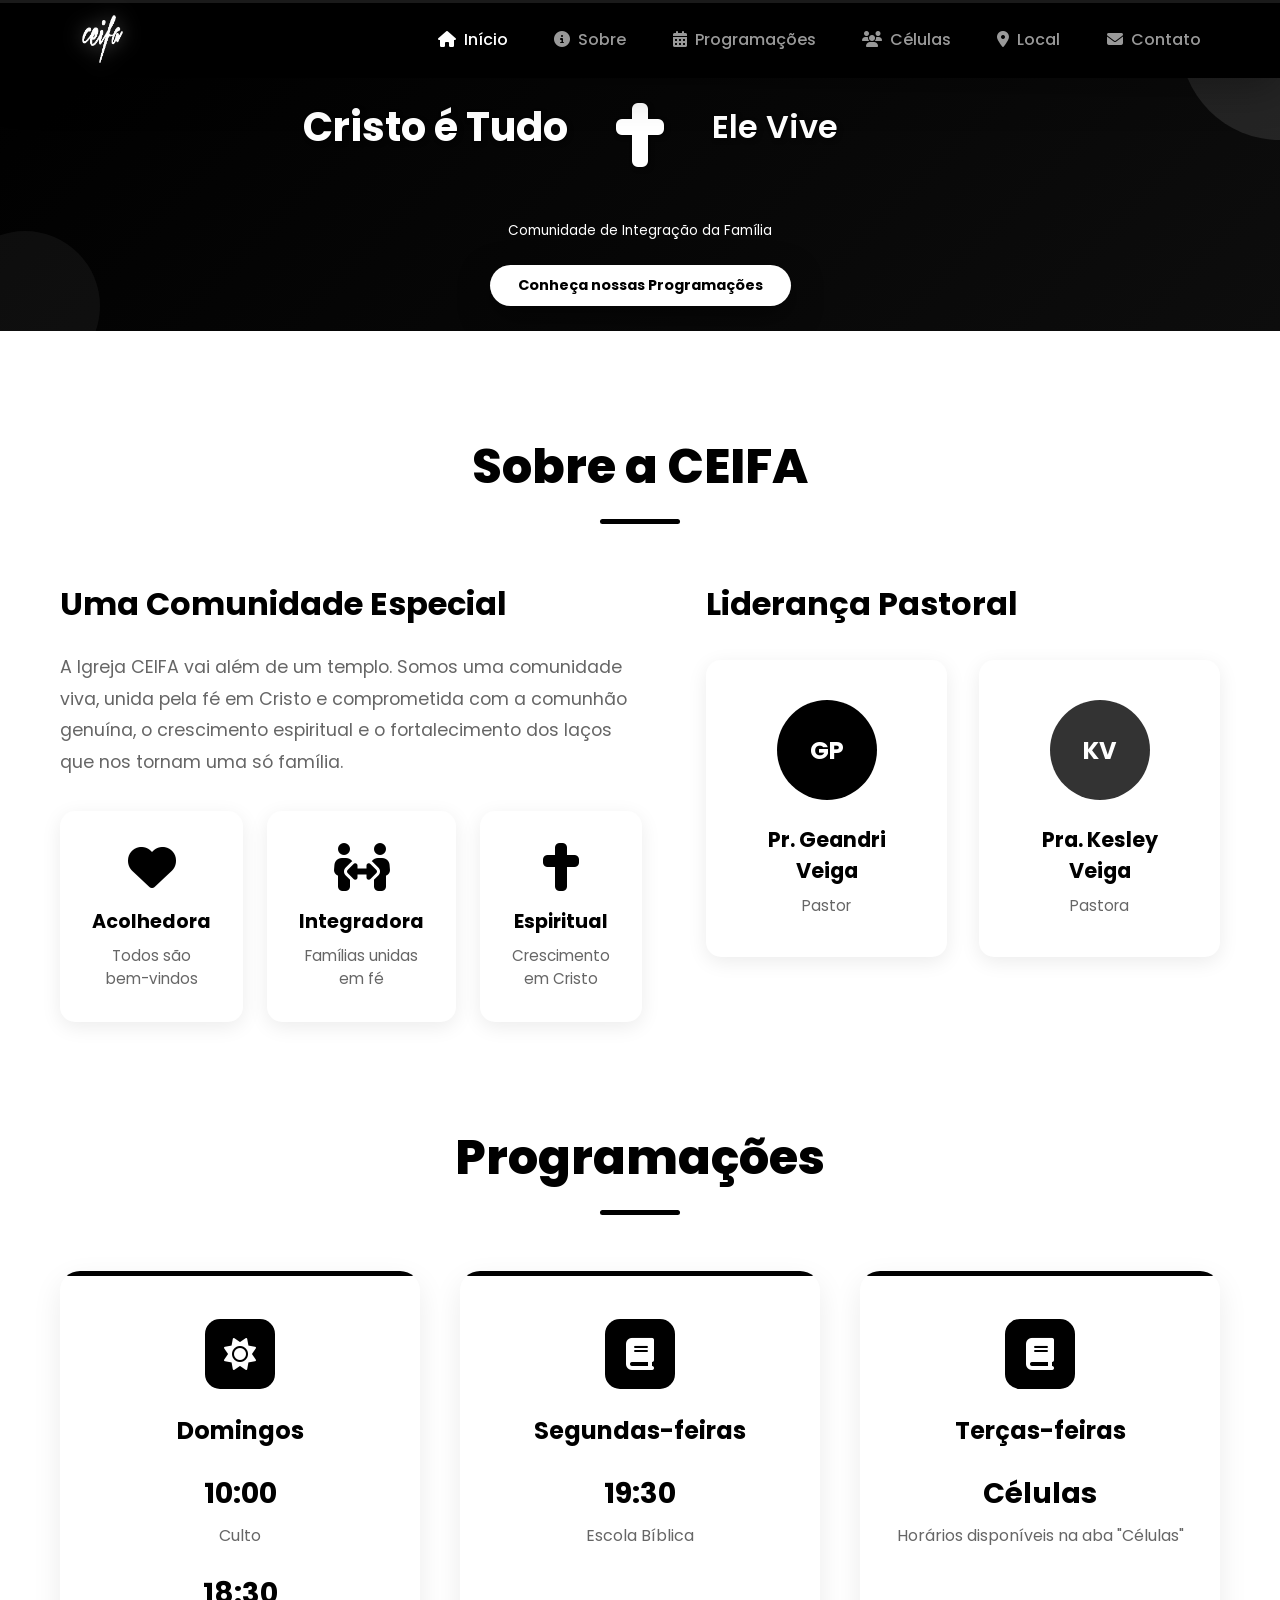
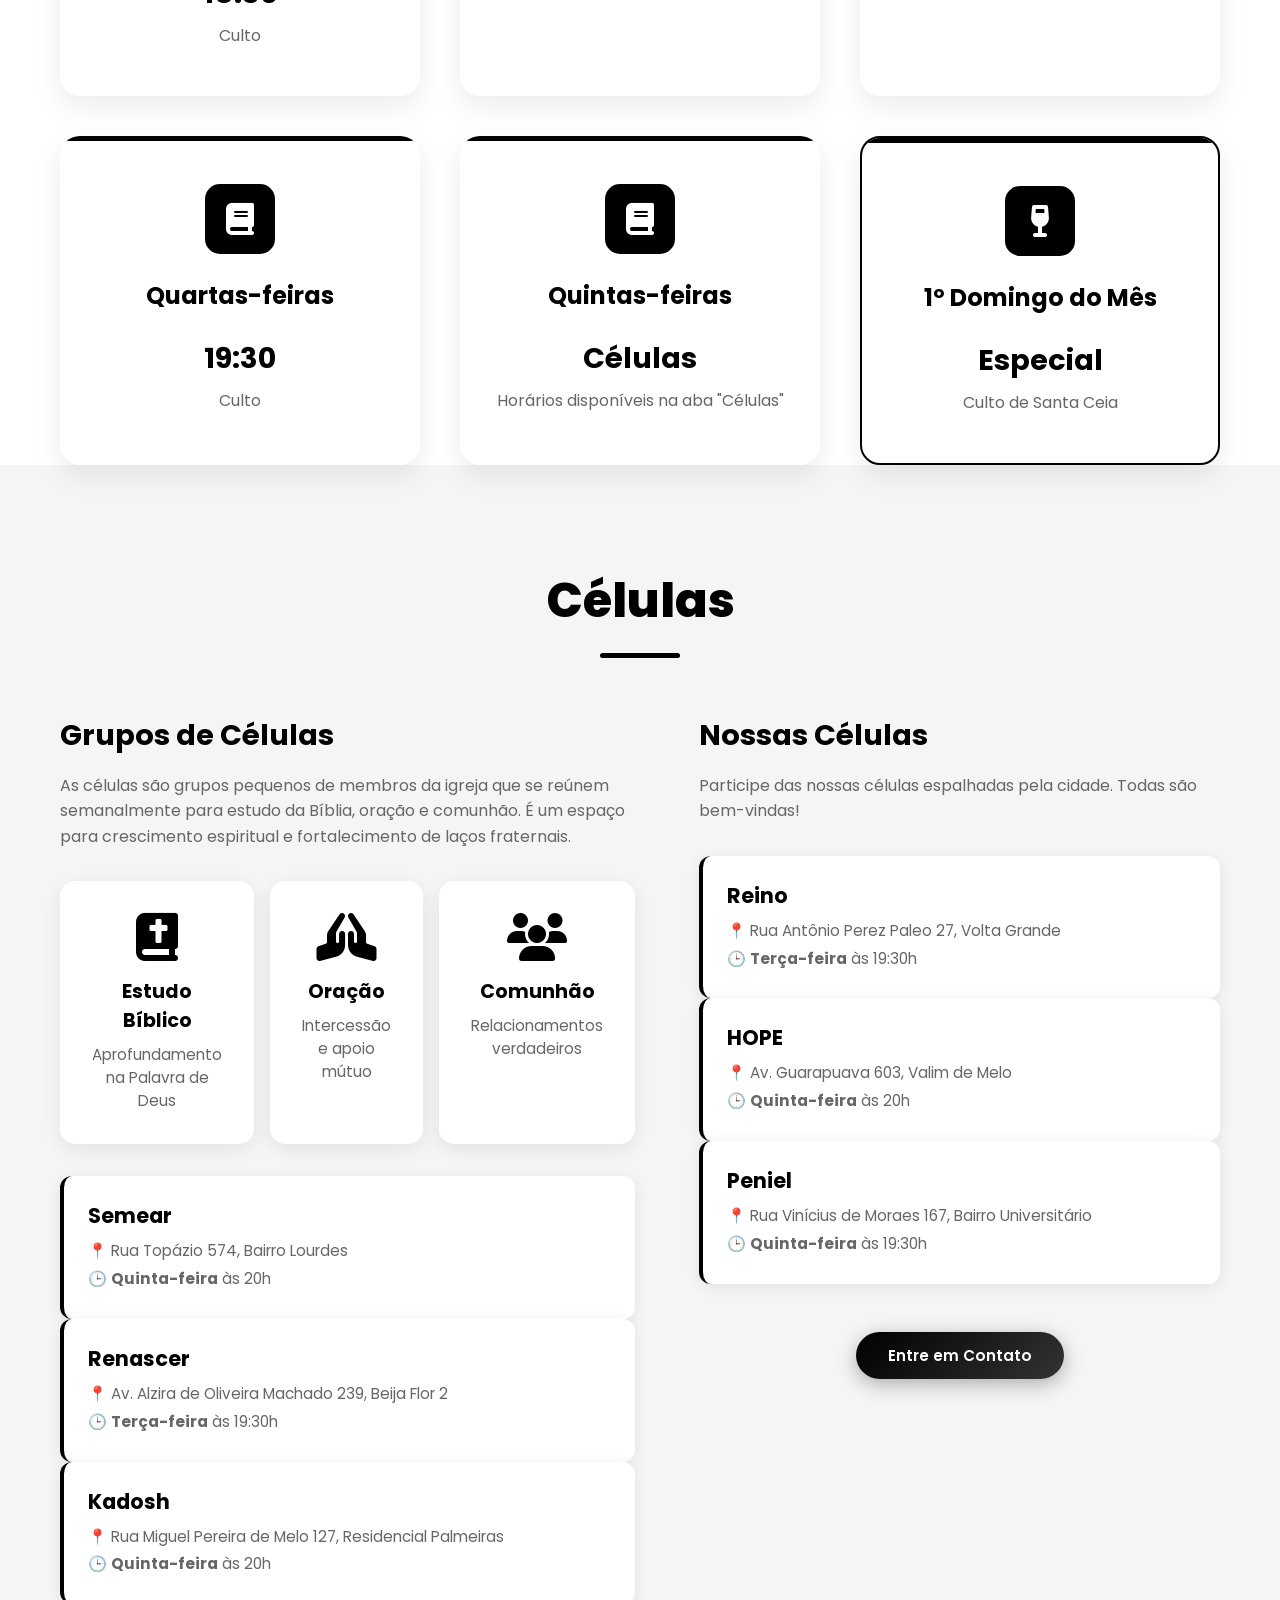
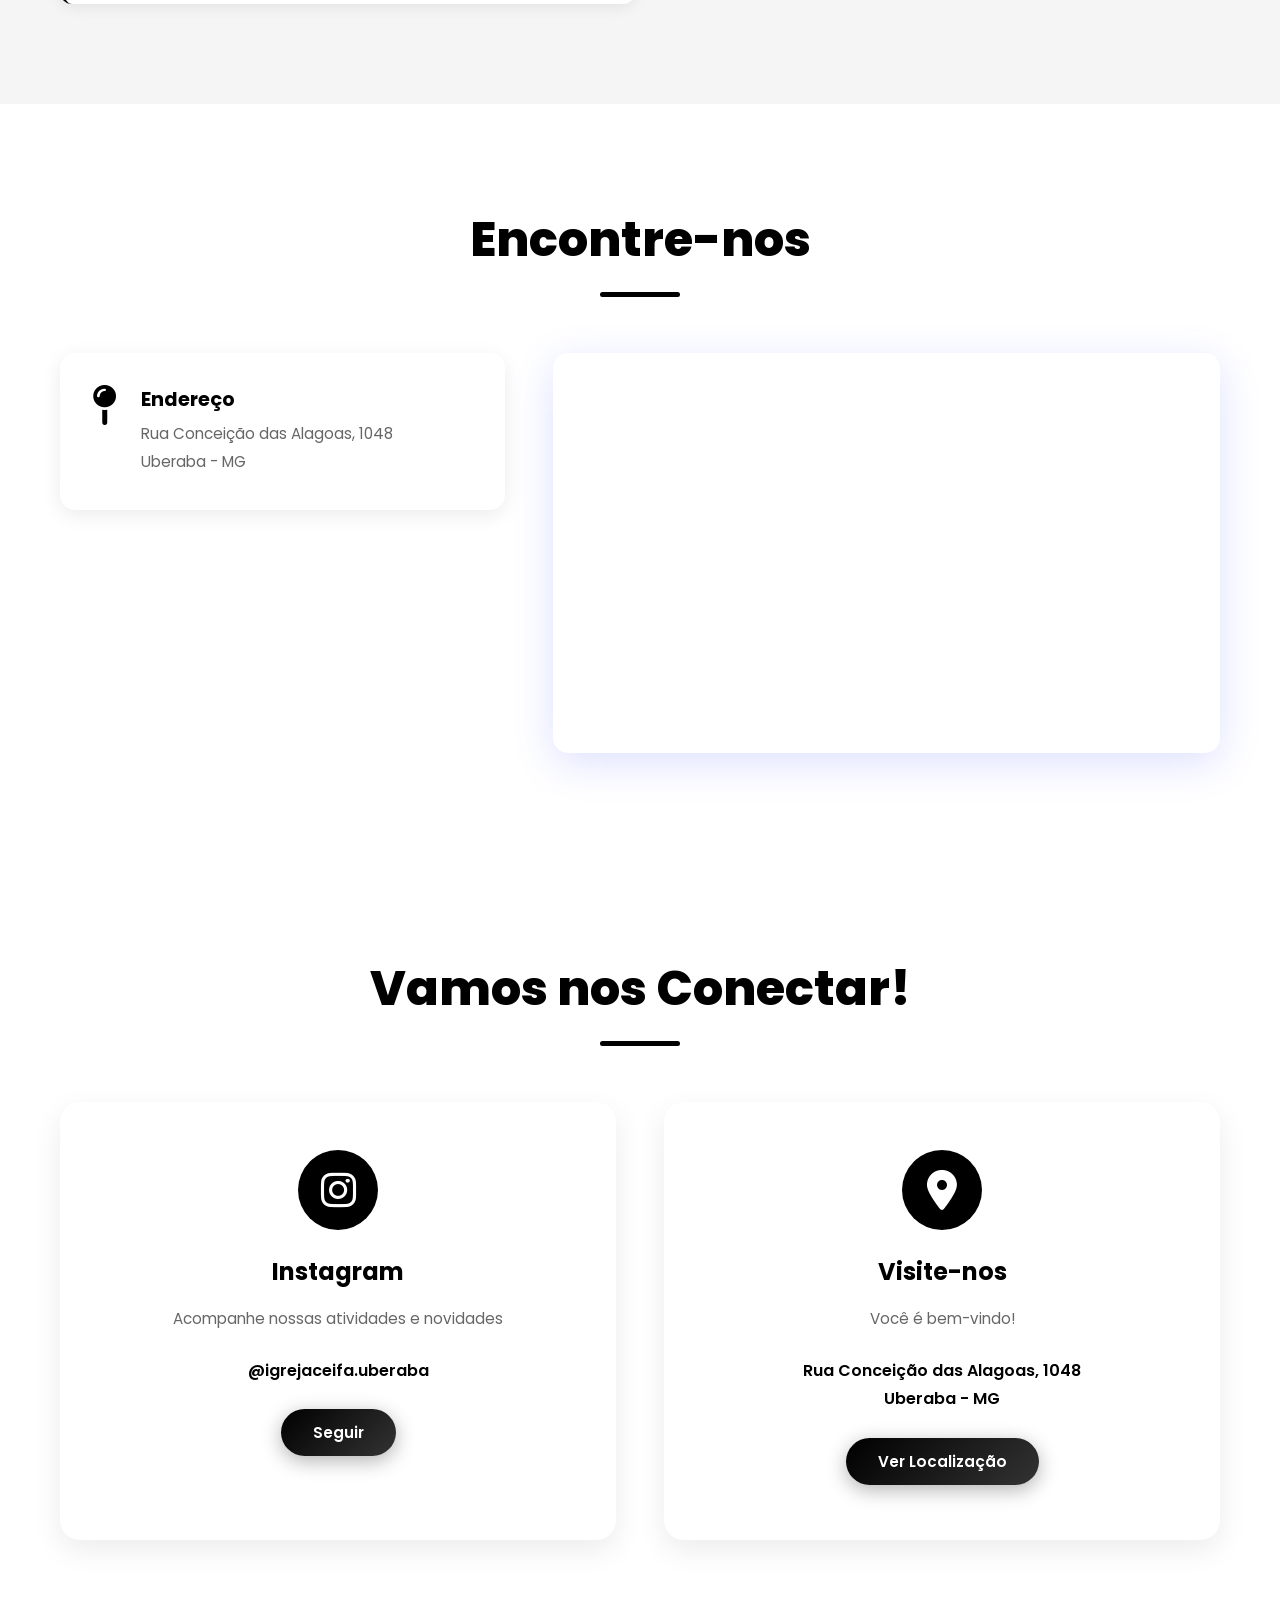
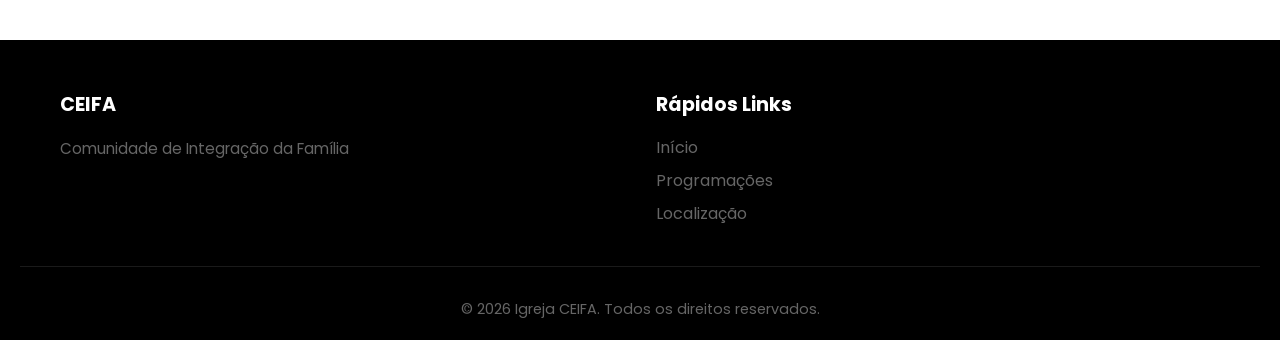
<file: index.html>
<!DOCTYPE html>
<html lang="pt-BR">
<head>
    <meta charset="UTF-8">
    <meta name="viewport" content="width=device-width, initial-scale=1.0">
    <title>CEIFA - Igreja Comunidade de Integração da Família</title>
    <link rel="stylesheet" href="styles.css">
    <link rel="stylesheet" href="https://cdnjs.cloudflare.com/ajax/libs/font-awesome/6.4.0/css/all.min.css">
</head>
<body>
    <!-- Navbar -->
    <nav class="navbar">
        <div class="container">
            <div class="logo">
                <img src="logoCeifa_navbar.png" alt="CEIFA" class="logo-img">
            </div>
            <ul class="nav-links">
                <li><a href="#home"><i class="fas fa-home"></i> Início</a></li>
                <li><a href="#sobre"><i class="fas fa-info-circle"></i> Sobre</a></li>
                <li><a href="#programacoes"><i class="fas fa-calendar-alt"></i> Programações</a></li>
                <li><a href="#celulas"><i class="fas fa-users"></i> Células</a></li>
                <li><a href="#local"><i class="fas fa-map-marker-alt"></i> Local</a></li>
                <li><a href="#contato"><i class="fas fa-envelope"></i> Contato</a></li>
            </ul>
            <div class="hamburger">
                <span></span>
                <span></span>
                <span></span>
            </div>
        </div>
    </nav>
    
    <!-- Scroll Progress Bar -->
    <div class="scroll-progress">
        <div class="scroll-progress-bar"></div>
    </div>

    <!-- Hero Section -->
    <section id="home" class="hero">
        <div class="hero-content">
            <div class="hero-christ">
                <h1>Cristo é Tudo</h1>
            </div>
            <div class="hero-cross-center">
                <i class="fas fa-cross"></i>
            </div>
            <div class="hero-lives">
                <h2>Ele Vive</h2>
            </div>
            <div class="hero-bottom">
                <p>Comunidade de Integração da Família</p>
                <a href="#programacoes" class="btn-hero">Conheça nossas Programações</a>
            </div>
        </div>
    </section>

    <!-- Sobre -->
    <section id="sobre" class="about">
        <div class="container">
            <div class="section-header">
                <h2>Sobre a CEIFA</h2>
                <div class="underline"></div>
            </div>
            
            <div class="about-content">
                <div class="about-text">
                    <h3>Uma Comunidade Especial</h3>
                    <p>A Igreja CEIFA vai além de um templo. Somos uma comunidade viva, unida pela fé em Cristo e comprometida com a comunhão genuína, o crescimento espiritual e o fortalecimento dos laços que nos tornam uma só família.</p>
                    <div class="about-features">
                        <div class="feature">
                            <i class="fas fa-heart"></i>
                            <h4>Acolhedora</h4>
                            <p>Todos são bem-vindos</p>
                        </div>
                        <div class="feature">
                            <i class="fas fa-people-arrows"></i>
                            <h4>Integradora</h4>
                            <p>Famílias unidas em fé</p>
                        </div>
                        <div class="feature">
                            <i class="fas fa-cross"></i>
                            <h4>Espiritual</h4>
                            <p>Crescimento em Cristo</p>
                        </div>
                    </div>
                </div>
                
                <div class="pastores-section">
                    <h3>Liderança Pastoral</h3>
                    <div class="pastores">
                        <div class="pastor-card">
                            <div class="pastor-avatar pastor-1">GP</div>
                            <h4>Pr. Geandri Veiga</h4>
                            <p>Pastor</p>
                        </div>
                        <div class="pastor-card">
                            <div class="pastor-avatar pastor-2">KV</div>
                            <h4>Pra. Kesley Veiga</h4>
                            <p>Pastora</p>
                        </div>
                    </div>
                </div>
            </div>
        </div>
    </section>

    <!-- Programações -->
    <section id="programacoes" class="programacoes">
        <div class="container">
            <div class="section-header">
                <h2>Programações</h2>
                <div class="underline"></div> 
            </div>
            <div class="cultos-grid">
                <div class="culto-card">
                    <div class="culto-icon">
                        <i class="fas fa-sun"></i>
                    </div>
                    <h3>Domingos</h3>
                    <div class="culto-times">
                        <div class="time">
                            <span class="hour">10:00</span>
                            <p>Culto</p>
                        </div>
                        <div class="time">
                            <span class="hour">18:30</span>
                            <p>Culto</p>
                        </div>
                    </div>
                </div>
                <div class="culto-card">
                    <div class="culto-icon">
                        <i class="fas fa-book"></i>
                    </div>
                    <h3>Segundas-feiras</h3>
                    <div class="culto-times">
                        <div class="time">
                            <span class="hour">19:30</span>
                            <p>Escola Bíblica</p>
                        </div>
                    </div>
                </div>
                <div class="culto-card">
                    <div class="culto-icon">
                        <i class="fas fa-book"></i>
                    </div>
                    <h3>Terças-feiras</h3>
                    <div class="culto-times">
                        <div class="time">
                            <span class="hour">Células</span>
                            <p>Horários disponíveis na aba "Células"</p>
                        </div>
                    </div>
                </div>
                <div class="culto-card">
                    <div class="culto-icon">
                        <i class="fas fa-book"></i>
                    </div>
                    <h3>Quartas-feiras</h3>
                    <div class="culto-times">
                        <div class="time">
                            <span class="hour">19:30</span>
                            <p>Culto</p>
                        </div>
                    </div>
                </div>
                <div class="culto-card">
                    <div class="culto-icon">
                        <i class="fas fa-book"></i>
                    </div>
                    <h3>Quintas-feiras</h3>
                    <div class="culto-times">
                        <div class="time">
                            <span class="hour">Células</span>
                            <p>Horários disponíveis na aba "Células"</p>
                        </div>
                    </div>
                </div>
                <div class="culto-card culto-special">
                    <div class="culto-icon">
                        <i class="fas fa-wine-glass"></i>
                    </div>
                    <h3>1º Domingo do Mês</h3>
                    <div class="culto-times">
                        <div class="time">
                            <span class="hour">Especial</span>
                            <p>Culto de Santa Ceia</p>
                        </div>
                    </div>
                </div>
            </div>
        </div>
    </section>

    <!-- Células -->
    <section id="celulas" class="celulas">
        <div class="container">
            <div class="section-header">
                <h2>Células</h2>
                <div class="underline"></div>
            </div>
            <div class="celulas-content">
                <div class="celulas-left">
                    <h3>Grupos de Células</h3>
                    <p>As células são grupos pequenos de membros da igreja que se reúnem semanalmente para estudo da Bíblia, oração e comunhão. É um espaço para crescimento espiritual e fortalecimento de laços fraternais.</p>
                    <div class="celulas-features">
                        <div class="feature">
                            <i class="fas fa-bible"></i>
                            <h4>Estudo Bíblico</h4>
                            <p>Aprofundamento na Palavra de Deus</p>
                        </div>
                        <div class="feature">
                            <i class="fas fa-praying-hands"></i>
                            <h4>Oração</h4>
                            <p>Intercessão e apoio mútuo</p>
                        </div>
                        <div class="feature">
                            <i class="fas fa-users"></i>
                            <h4>Comunhão</h4>
                            <p>Relacionamentos verdadeiros</p>
                        </div>
                    </div>
                    
                    <div class="celulas-list">
                        <div class="celula-item">
                            <h4>Semear</h4>
                            <p>📍 Rua Topázio 574, Bairro Lourdes</p>
                            <p>🕒 <strong>Quinta-feira</strong> às 20h</p>
                        </div>
                        
                        <div class="celula-item">
                            <h4>Renascer</h4>
                            <p>📍 Av. Alzira de Oliveira Machado 239, Beija Flor 2</p>
                            <p>🕒 <strong>Terça-feira</strong> às 19:30h</p>
                        </div>
                        
                        <div class="celula-item">
                            <h4>Kadosh</h4>
                            <p>📍 Rua Miguel Pereira de Melo 127, Residencial Palmeiras</p>
                            <p>🕒 <strong>Quinta-feira</strong> às 20h</p>
                        </div>
                    </div>
                </div>
                
                <div class="celulas-right">
                    <h3>Nossas Células</h3>
                    <p>Participe das nossas células espalhadas pela cidade. Todas são bem-vindas!</p>
                    
                    <div class="celulas-list">
                        <div class="celula-item">
                            <h4>Reino</h4>
                            <p>📍 Rua Antônio Perez Paleo 27, Volta Grande</p>
                            <p>🕒 <strong>Terça-feira</strong> às 19:30h</p>
                        </div>
                        
                        <div class="celula-item">
                            <h4>HOPE</h4>
                            <p>📍 Av. Guarapuava 603, Valim de Melo</p>
                            <p>🕒 <strong>Quinta-feira</strong> às 20h</p>
                        </div>
                        
                        <div class="celula-item">
                            <h4>Peniel</h4>
                            <p>📍 Rua Vinícius de Moraes 167, Bairro Universitário</p>
                            <p>🕒 <strong>Quinta-feira</strong> às 19:30h</p>
                        </div>
                    </div>
                    
                    <a href="#contato" class="btn">Entre em Contato</a>
                </div>
            </div>
        </div>
    </section>


    <!-- Localização -->
    <section id="local" class="localizacao">
        <div class="container">
            <div class="section-header">
                <h2>Encontre-nos</h2>
                <div class="underline"></div>
            </div>
            <div class="location-wrapper">
                <div class="location-info">
                    <div class="info-card">
                        <i class="fas fa-map-pin"></i>
                        <div>
                            <h4>Endereço</h4>
                            <p>Rua Conceição das Alagoas, 1048</p>
                            <p>Uberaba - MG</p>
                        </div>
                    </div>
                </div>
                <div class="map-container">
                    <iframe src="https://www.google.com/maps?q=Rua+Concei%C3%A7%C3%A3o+das+Alagoas,+1048,+Uberaba+-+MG&output=embed" allowfullscreen="" loading="lazy" referrerpolicy="no-referrer-when-downgrade"></iframe>
                </div>
            </div>
        </div>
    </section>

    <!-- Contato -->
    <section id="contato" class="contato">
        <div class="container">
            <div class="section-header">
                <h2>Vamos nos Conectar!</h2>
                <div class="underline"></div>
            </div>
            <div class="contato-grid">
                <div class="contato-card">
                    <div class="contato-icon">
                        <i class="fab fa-instagram"></i>
                    </div>
                    <h3>Instagram</h3>
                    <p>Acompanhe nossas atividades e novidades</p>
                    <p class="conta">@igrejaceifa.uberaba</p>
                    <a href="https://instagram.com/igrejaceifa.uberaba" target="_blank" class="btn">Seguir</a>
                </div>
                <div class="contato-card">
                    <div class="contato-icon">
                        <i class="fas fa-map-marker-alt"></i>
                    </div>
                    <h3>Visite-nos</h3>
                    <p>Você é bem-vindo!</p>
                    <p class="conta">Rua Conceição das Alagoas, 1048<br>Uberaba - MG</p>
                    <a href="#local" class="btn">Ver Localização</a>
                </div>
            </div>
        </div>
    </section>

    <!-- Footer -->
    <footer class="footer">
        <div class="container">
            <div class="footer-content">
                <div class="footer-section">
                    <h4>CEIFA</h4>
                    <p>Comunidade de Integração da Família</p>
                </div>
                <div class="footer-section">
                    <h4>Rápidos Links</h4>
                    <ul>
                        <li><a href="#home">Início</a></li>
                        <li><a href="#programacoes">Programações</a></li>
                        <li><a href="#local">Localização</a></li>
                    </ul>
                </div>
            </div>
            </div>
            <div class="footer-bottom">
                <p>&copy; 2026 Igreja CEIFA. Todos os direitos reservados.</p>
            </div>
        </div>
    </footer>

    <script src="script.js"></script>
</body>
</html>
</file>
<file: styles.css>
@import url('https://fonts.googleapis.com/css2?family=Poppins:wght@300;400;500;600;700;800&family=Pacifico&display=swap');

* {
    margin: 0;
    padding: 0;
    box-sizing: border-box;
}

:root {
    --primary: #000000;
    --secondary: #000000;
    --accent: #000000;
    --dark: #000000;
    --dark-light: #000000;
    --light: #F5F5F5;
    --text: #000000;
    --text-light: #666666;
    --white: #FFFFFF;
}

html {
    scroll-behavior: smooth;
}

body {
    font-family: 'Poppins', sans-serif;
    color: var(--text);
    background: var(--white);
    overflow-x: hidden;
    opacity: 0;
    animation: fadeInBody 0.8s ease-out 0.2s forwards;
}

.container {
    max-width: 1200px;
    margin: 0 auto;
    padding: 0 20px;
}

img {
    max-width: 100%;
    height: auto;
}

/* ========== SCROLL PROGRESS BAR ========== */
.scroll-progress {
    position: fixed;
    top: 0;
    left: 0;
    width: 100%;
    height: 3px;
    background: rgba(255, 255, 255, 0.1);
    z-index: 1001;
}

.scroll-progress-bar {
    height: 100%;
    background: linear-gradient(90deg, #000000, #333333, #000000);
    width: 0%;
    transition: width 0.25s ease;
}

/* ========== NAVBAR ========== */
.navbar {
    background: #000000;
    padding: 0.25rem 0;
    position: fixed;
    width: 100%;
    top: 0;
    z-index: 1000;
    box-shadow: 0 10px 40px rgba(0, 0, 0, 0.3);
    backdrop-filter: blur(10px);
    transition: all 0.3s ease;
}

.navbar.scrolled {
    background: rgba(0, 0, 0, 0.8);
    backdrop-filter: blur(20px);
    padding: 0.1rem 0;
    box-shadow: 0 5px 20px rgba(0, 0, 0, 0.3);
}

.navbar .container {
    display: flex;
    justify-content: space-between;
    align-items: center;
}

.logo {
    display: flex;
    align-items: center;
    gap: 8px;
    transition: transform 0.3s ease;
}

.logo:hover {
    transform: scale(1.05);
}

.logo-img {
    height: 70px;
    width: auto;
    transition: all 0.3s ease;
    filter: drop-shadow(0 0 10px rgba(255, 255, 255, 0.3));
}

.navbar.scrolled .logo-img {
    height: 50px;
    filter: drop-shadow(0 0 5px rgba(255, 255, 255, 0.2));
}

.nav-links {
    display: flex;
    list-style: none;
    gap: 0.5rem;
}

.nav-links a {
    color: #FFFFFF;
    text-decoration: none;
    font-weight: 500;
    padding: 0.5rem 1.2rem;
    border-radius: 8px;
    transition: all 0.3s ease;
    display: flex;
    align-items: center;
    gap: 8px;
}

.nav-links a:hover {
    background: linear-gradient(135deg, rgba(255, 255, 255, 0.3), rgba(255, 255, 255, 0.1));
    transform: translateY(-2px);
    box-shadow: 0 5px 15px rgba(255, 255, 255, 0.2);
}

.hamburger {
    display: none;
    flex-direction: column;
    cursor: pointer;
}

.hamburger span {
    width: 25px;
    height: 3px;
    background: var(--white);
    margin: 5px 0;
    border-radius: 3px;
    transition: 0.3s;
}

/* ========== HERO SECTION ========== */
.hero {
    background: linear-gradient(135deg, #000000 0%, #1a1a1a 50%, #000000 100%);
    background-size: 400% 400%;
    animation: gradientShift 8s ease infinite;
    color: var(--white);
    padding: 25px 20px 25px;
    margin-top: 40px;
    position: relative;
    overflow: hidden;
}

.hero::before {
    content: '';
    position: absolute;
    width: 200px;
    height: 200px;
    background: rgba(255, 255, 255, 0.1);
    border-radius: 50%;
    top: -100px;
    right: -100px;
    animation: float 6s ease-in-out infinite;
}

.hero::after {
    content: '';
    position: absolute;
    width: 150px;
    height: 150px;
    background: rgba(255, 255, 255, 0.05);
    border-radius: 50%;
    bottom: -50px;
    left: -50px;
    animation: float 8s ease-in-out infinite reverse;
}

@keyframes float {
    0%, 100% { transform: translateY(0px); }
    50% { transform: translateY(20px); }
}

.hero .container {
    display: grid;
    grid-template-columns: 1fr 1fr;
    gap: 3rem;
    align-items: center;
    position: relative;
    z-index: 2;
}

.hero-content {
    display: grid;
    grid-template-columns: 1fr auto 1fr;
    grid-template-rows: auto auto;
    gap: 3rem;
    align-items: center;
    max-width: 1200px;
    margin: 0 auto;
    padding-top: 2rem;
}

.hero-christ {
    grid-column: 1;
    grid-row: 1;
    text-align: right;
}

.hero-cross-center {
    grid-column: 2;
    grid-row: 1;
    text-align: center;
}

.hero-lives {
    grid-column: 3;
    grid-row: 1;
    text-align: left;
}

.hero-bottom {
    grid-column: 1 / -1;
    grid-row: 2;
    text-align: center;
}

.hero-logo {
    max-width: 200px;
    width: 45%;
    height: auto;
    margin: 0 auto 30px;
    animation: slideInLeft 0.8s ease;
}

/* hero-text h1 removed in favor of logo image */

.hero-text h2 {
    font-size: 1.1rem;
    opacity: 0.95;
    margin-bottom: 0.8rem;
    font-weight: 500;
    animation: slideInLeft 0.8s ease 0.2s both;
    color: #FFFFFF;
}

.hero-bottom p {
    font-size: 0.85rem;
    opacity: 0.9;
    margin-bottom: 1.5rem;
    animation: fadeInUp 0.8s ease 0.6s both;
}

.hero-christ h1 {
    font-size: 2.5rem;
    font-weight: 700;
    margin-bottom: 1rem;
    color: #FFFFFF;
    text-shadow: 2px 2px 4px rgba(0, 0, 0, 0.5);
    animation: slideInLeft 0.8s ease both;
}

.hero-cross-center {
    text-align: center;
    animation: fadeIn 1s ease 0.5s both;
}

.hero-cross-center i {
    font-size: 4rem;
    color: #FFFFFF;
    text-shadow: 2px 2px 4px rgba(0, 0, 0, 0.5);
    display: inline-block;
    animation: pulse 2s infinite;
}

.hero-lives h2 {
    font-size: 2rem;
    font-weight: 600;
    margin-bottom: 1rem;
    color: #FFFFFF;
    text-shadow: 2px 2px 4px rgba(0, 0, 0, 0.5);
    animation: slideInRight 0.8s ease 0.3s both;
}

@keyframes fadeIn {
    from { opacity: 0; transform: scale(0.8); }
    to { opacity: 1; transform: scale(1); }
}

@keyframes pulse {
    0%, 100% { transform: scale(1); }
    50% { transform: scale(1.1); }
}

@keyframes slideInLeft {
    from {
        opacity: 0;
        transform: translateX(-50px);
    }
    to {
        opacity: 1;
        transform: translateX(0);
    }
}

@keyframes slideInRight {
    from {
        opacity: 0;
        transform: translateX(50px);
    }
    to {
        opacity: 1;
        transform: translateX(0);
    }
}

@keyframes fadeInUp {
    from {
        opacity: 0;
        transform: translateY(30px);
    }
    to {
        opacity: 1;
        transform: translateY(0);
    }
}

.btn-hero {
    display: inline-block;
    background: var(--white);
    color: #000000;
    padding: 10px 28px;
    border-radius: 50px;
    text-decoration: none;
    font-weight: 700;
    transition: all 0.3s ease;
    box-shadow: 0 10px 30px rgba(0, 0, 0, 0.5);
    animation: slideInLeft 0.8s ease 0.6s both;
    font-size: 0.9rem;
}

.btn-hero:hover {
    transform: translateY(-5px);
    box-shadow: 0 15px 40px rgba(0, 0, 0, 0.3);
}

.hero-visual {
    display: flex;
    align-items: center;
    justify-content: center;
    position: relative;
    animation: slideInRight 0.8s ease;
}

@keyframes slideInRight {
    from {
        opacity: 0;
        transform: translateX(50px);
    }
    to {
        opacity: 1;
        transform: translateX(0);
    }
}

.circle-animation {
    position: absolute;
    width: 150px;
    height: 150px;
    border: 2px solid rgba(255, 255, 255, 0.3);
    border-radius: 50%;
    animation: rotate 20s linear infinite;
}

@keyframes rotate {
    from { transform: rotate(0deg); }
    to { transform: rotate(360deg); }
}

@keyframes gradientShift {
    0% { background-position: 0% 50%; }
    50% { background-position: 100% 50%; }
    100% { background-position: 0% 50%; }
}

@keyframes fadeInBody {
    from { opacity: 0; }
    to { opacity: 1; }
}

.hero-visual i {
    font-size: 4.5rem;
    color: var(--white);
    opacity: 0.9;
    position: relative;
    z-index: 1;
}

/* ========== SECTION STYLES ========== */
.section-header {
    text-align: center;
    margin-bottom: 3.5rem;
}

.section-header h2 {
    font-size: 3rem;
    font-weight: 800;
    color: #000000;
    margin-bottom: 1rem;
}

.underline {
    width: 80px;
    height: 5px;
    background: #000000;
    border-radius: 10px;
    margin: 0 auto;
}

/* ========== ABOUT SECTION ========== */
.about {
    padding: 100px 20px;
    background: #FFFFFF;
}

.about-content {
    display: grid;
    grid-template-columns: 1fr 1fr;
    gap: 4rem;
    align-items: start;
}

.about-text h3 {
    font-size: 2rem;
    color: var(--primary);
    margin-bottom: 1.5rem;
}

.about-text > p {
    color: var(--text-light);
    font-size: 1.1rem;
    line-height: 1.8;
    margin-bottom: 2rem;
}

.about-features {
    display: grid;
    grid-template-columns: repeat(3, 1fr);
    gap: 1.5rem;
}

.feature {
    text-align: center;
    padding: 2rem;
    background: var(--white);
    border-radius: 15px;
    box-shadow: 0 5px 20px rgba(0, 0, 0, 0.08);
    transition: all 0.3s ease;
}

.feature:hover {
    transform: translateY(-10px);
    box-shadow: 0 15px 40px rgba(84, 105, 255, 0.15);
}

.feature i {
    font-size: 3rem;
    color: #000000;
    display: block;
    margin-bottom: 1rem;
}

.feature h4 {
    color: var(--primary);
    margin-bottom: 0.5rem;
    font-size: 1.2rem;
}

.feature p {
    color: var(--text-light);
    font-size: 0.95rem;
}

.pastores-section h3 {
    font-size: 2rem;
    color: var(--primary);
    margin-bottom: 2rem;
}

.pastores {
    display: grid;
    grid-template-columns: 1fr 1fr;
    gap: 2rem;
}

.pastor-card {
    background: var(--white);
    padding: 2.5rem;
    border-radius: 15px;
    text-align: center;
    box-shadow: 0 5px 20px rgba(0, 0, 0, 0.08);
    transition: all 0.3s ease;
}

.pastor-card:hover {
    transform: translateY(-10px);
    box-shadow: 0 15px 40px rgba(84, 105, 255, 0.15);
}

.pastor-avatar {
    width: 100px;
    height: 100px;
    border-radius: 50%;
    display: flex;
    align-items: center;
    justify-content: center;
    margin: 0 auto 1.5rem;
    font-weight: 700;
    font-size: 1.5rem;
    color: var(--white);
}

.pastor-1 {
    background: #000000;
}

.pastor-2 {
    background: #333333;
}

.pastor-card h4 {
    color: var(--text);
    font-size: 1.3rem;
    margin-bottom: 0.5rem;
}

.pastor-card p {
    color: var(--text-light);
    font-size: 0.95rem;
}

/* ========== CELULAS SECTION ========== */
.celulas {
    padding: 100px 20px;
    background: #F5F5F5;
}

.celulas-content {
    display: grid;
    grid-template-columns: 1fr 1fr;
    gap: 4rem;
    align-items: start;
}

.celulas-left h3,
.celulas-right h3 {
    font-size: 1.8rem;
    color: var(--primary);
    margin-bottom: 1rem;
}

.celulas-left > p,
.celulas-right > p {
    color: var(--text-light);
    font-size: 1rem;
    line-height: 1.6;
    margin-bottom: 2rem;
}

.celulas-features {
    display: grid;
    grid-template-columns: repeat(3, 1fr);
    gap: 1rem;
    margin-bottom: 2rem;
}

.celulas-right {
    display: flex;
    flex-direction: column;
    justify-content: space-between;
    min-height: 500px;
}

.celulas-right .btn {
    align-self: center;
    margin-top: 3rem;
}

.celula-item {
    background: var(--white);
    padding: 1.5rem;
    border-radius: 12px;
    box-shadow: 0 3px 15px rgba(0, 0, 0, 0.08);
    border-left: 4px solid #000000;
    transition: transform 0.3s ease, box-shadow 0.3s ease;
}

.celula-item:hover {
    transform: translateY(-5px) scale(1.02);
    box-shadow: 0 8px 25px rgba(0, 0, 0, 0.15), 0 0 15px rgba(0, 0, 0, 0.1);
    border-left-color: #333333;
}

.celula-item h4 {
    color: var(--primary);
    margin-bottom: 0.5rem;
    font-size: 1.3rem;
}

.celula-item p {
    margin: 0.3rem 0;
    color: var(--text-light);
    font-size: 0.95rem;
}

/* ========== CULTOS SECTION ========== */
.cultos {
    padding: 100px 20px;
    background: #FFFFFF;
}

.cultos-grid {
    display: grid;
    grid-template-columns: repeat(auto-fit, minmax(300px, 1fr));
    gap: 2.5rem;
}

.culto-card {
    background: var(--white);
    padding: 3rem 2rem;
    border-radius: 20px;
    box-shadow: 0 10px 30px rgba(0, 0, 0, 0.08);
    transition: all 0.3s ease;
    position: relative;
    overflow: hidden;
}

.culto-card::before {
    content: '';
    position: absolute;
    top: 0;
    left: 0;
    right: 0;
    height: 5px;
    background: #000000;
}

.culto-card:hover {
    transform: translateY(-15px) scale(1.02);
    box-shadow: 0 20px 50px rgba(84, 105, 255, 0.2), 0 0 30px rgba(0, 0, 0, 0.1);
    border: 1px solid rgba(0, 0, 0, 0.1);
}

.culto-card.culto-special {
    border: 2px solid #000000;
}

.culto-card.culto-special::before {
    background: #000000;
}

.culto-icon {
    width: 70px;
    height: 70px;
    background: #000000;
    border-radius: 15px;
    display: flex;
    align-items: center;
    justify-content: center;
    margin: 0 auto 1.5rem;
    font-size: 2rem;
    color: #FFFFFF;
}

.culto-card h3 {
    color: var(--text);
    font-size: 1.5rem;
    margin-bottom: 1.5rem;
    text-align: center;
}

.culto-times {
    display: flex;
    flex-direction: column;
    gap: 1.5rem;
}

.time {
    text-align: center;
}

.hour {
    display: block;
    font-weight: 700;
    font-size: 1.8rem;
    color: var(--primary);
    margin-bottom: 0.5rem;
}

.time p {
    color: var(--text-light);
    font-size: 1rem;
}

/* ========== LOCALIZAÇÃO ========== */
.localizacao {
    padding: 100px 20px;
    background: #FFFFFF;
}

.location-wrapper {
    display: grid;
    grid-template-columns: 1fr 1.5fr;
    gap: 3rem;
    align-items: start;
}

.location-info {
    display: flex;
    flex-direction: column;
    gap: 1.5rem;
}

.info-card {
    background: var(--white);
    padding: 2rem;
    border-radius: 15px;
    box-shadow: 0 5px 20px rgba(0, 0, 0, 0.08);
    display: flex;
    gap: 1.5rem;
    transition: all 0.3s ease;
}

.info-card:hover {
    transform: translateX(10px);
    box-shadow: 0 10px 30px rgba(84, 105, 255, 0.15);
}

.info-card i {
    font-size: 2.5rem;
    color: var(--primary);
    flex-shrink: 0;
}

.info-card h4 {
    color: var(--text);
    margin-bottom: 0.5rem;
    font-size: 1.2rem;
}

.info-card p {
    color: var(--text-light);
    font-size: 0.95rem;
    margin: 0.3rem 0;
}

.map-container {
    border-radius: 15px;
    overflow: hidden;
    box-shadow: 0 10px 40px rgba(84, 105, 255, 0.2);
    height: 400px;
}

.map-container iframe {
    width: 100%;
    height: 100%;
    border: none;
}

/* ========== CONTATO ========== */
.contato {
    padding: 100px 20px;
    background: #FFFFFF;
}

.contato-grid {
    display: grid;
    grid-template-columns: repeat(auto-fit, minmax(300px, 1fr));
    gap: 3rem;
}

.contato-card {
    background: var(--white);
    padding: 3rem 2rem;
    border-radius: 20px;
    text-align: center;
    box-shadow: 0 10px 30px rgba(0, 0, 0, 0.08);
    transition: all 0.3s ease;
}

.contato-card:hover {
    transform: translateY(-15px);
    box-shadow: 0 20px 50px rgba(84, 105, 255, 0.2);
}

.contato-icon {
    width: 80px;
    height: 80px;
    background: #000000;
    border-radius: 50%;
    display: flex;
    align-items: center;
    justify-content: center;
    margin: 0 auto 1.5rem;
    font-size: 2.5rem;
    color: #FFFFFF;
}

.contato-card h3 {
    color: var(--text);
    font-size: 1.5rem;
    margin-bottom: 1rem;
}

.contato-card p {
    color: var(--text-light);
    margin-bottom: 1rem;
    line-height: 1.8;
    font-size: 0.95rem;
}

.conta {
    font-weight: 600 !important;
    color: var(--primary) !important;
    font-size: 1rem !important;
    margin: 1.5rem 0 !important;
}

.btn {
    display: inline-block;
    background: linear-gradient(135deg, #000000 0%, #333333 100%);
    color: #FFFFFF;
    padding: 12px 32px;
    border: none;
    border-radius: 50px;
    text-decoration: none;
    font-weight: 600;
    cursor: pointer;
    transition: all 0.3s ease;
    box-shadow: 0 5px 20px rgba(0, 0, 0, 0.3);
    font-size: 0.95rem;
    position: relative;
    overflow: hidden;
}

.btn::before {
    content: '';
    position: absolute;
    top: 0;
    left: -100%;
    width: 100%;
    height: 100%;
    background: linear-gradient(90deg, transparent, rgba(255, 255, 255, 0.2), transparent);
    transition: left 0.5s;
}

.btn:hover::before {
    left: 100%;
}

.btn:hover {
    transform: translateY(-3px);
    box-shadow: 0 10px 30px rgba(0, 0, 0, 0.5), 0 0 20px rgba(255, 255, 255, 0.1);
}

/* ========== FOOTER ========== */
.footer {
    background: #000000;
    color: #FFFFFF;
    padding: 50px 20px 20px;
}

.footer-content {
    display: grid;
    grid-template-columns: repeat(auto-fit, minmax(250px, 1fr));
    gap: 2rem;
    margin-bottom: 2rem;
}

.footer-section h4 {
    color: var(--white);
    margin-bottom: 1rem;
    font-size: 1.2rem;
}

.footer-section p {
    color: var(--text-light);
    line-height: 1.8;
    font-size: 0.95rem;
}

.footer-section ul {
    list-style: none;
}

.footer-section ul li {
    margin-bottom: 0.5rem;
}

.footer-section a {
    color: var(--text-light);
    text-decoration: none;
    transition: color 0.3s ease;
}

.footer-section a:hover {
    color: var(--primary);
}

.footer-bottom {
    border-top: 1px solid rgba(255, 255, 255, 0.1);
    padding-top: 2rem;
    text-align: center;
    color: var(--text-light);
    font-size: 0.9rem;
}

/* ========== RESPONSIVE ========== */
@media (max-width: 768px) {
    .hamburger {
        display: flex;
    }

    .nav-links {
        display: none;
    }

    .hero-content {
        grid-template-columns: 1fr;
        grid-template-rows: auto auto auto auto;
        gap: 1.5rem;
        padding-top: 1rem;
    }

    .hero-christ,
    .hero-cross-center,
    .hero-lives {
        grid-column: 1;
        text-align: center;
    }

    .hero-christ {
        grid-row: 1;
    }

    .hero-cross-center {
        grid-row: 2;
    }

    .hero-lives {
        grid-row: 3;
    }

    .hero-bottom {
        grid-row: 4;
    }

    .hero-christ h1 {
        font-size: 2rem;
    }

    .hero-lives h2 {
        font-size: 1.5rem;
    }

    .hero-cross-center i {
        font-size: 3rem;
    }

    .celulas-left h3,
    .celulas-right h3 {
        font-size: 1.5rem;
    }

    .about-features,
    .celulas-features {
        grid-template-columns: 1fr;
    }

    .celulas-content {
        grid-template-columns: 1fr;
        gap: 2rem;
    }

    .celulas-left h3,
    .celulas-right h3 {
        font-size: 1.5rem;
    }

    .celulas-right {
        min-height: auto;
    }

    .celulas-right .btn {
        margin-top: 2rem;
    }

    .search-container {
        flex-direction: column;
    }

    .pastores {
        grid-template-columns: 1fr;
    }

    .hero-visual {
        display: none;
    }

    .feature,
    .pastor-card,
    .culto-card,
    .info-card,
    .contato-card {
        padding: 1.5rem;
    }
}
</file>
